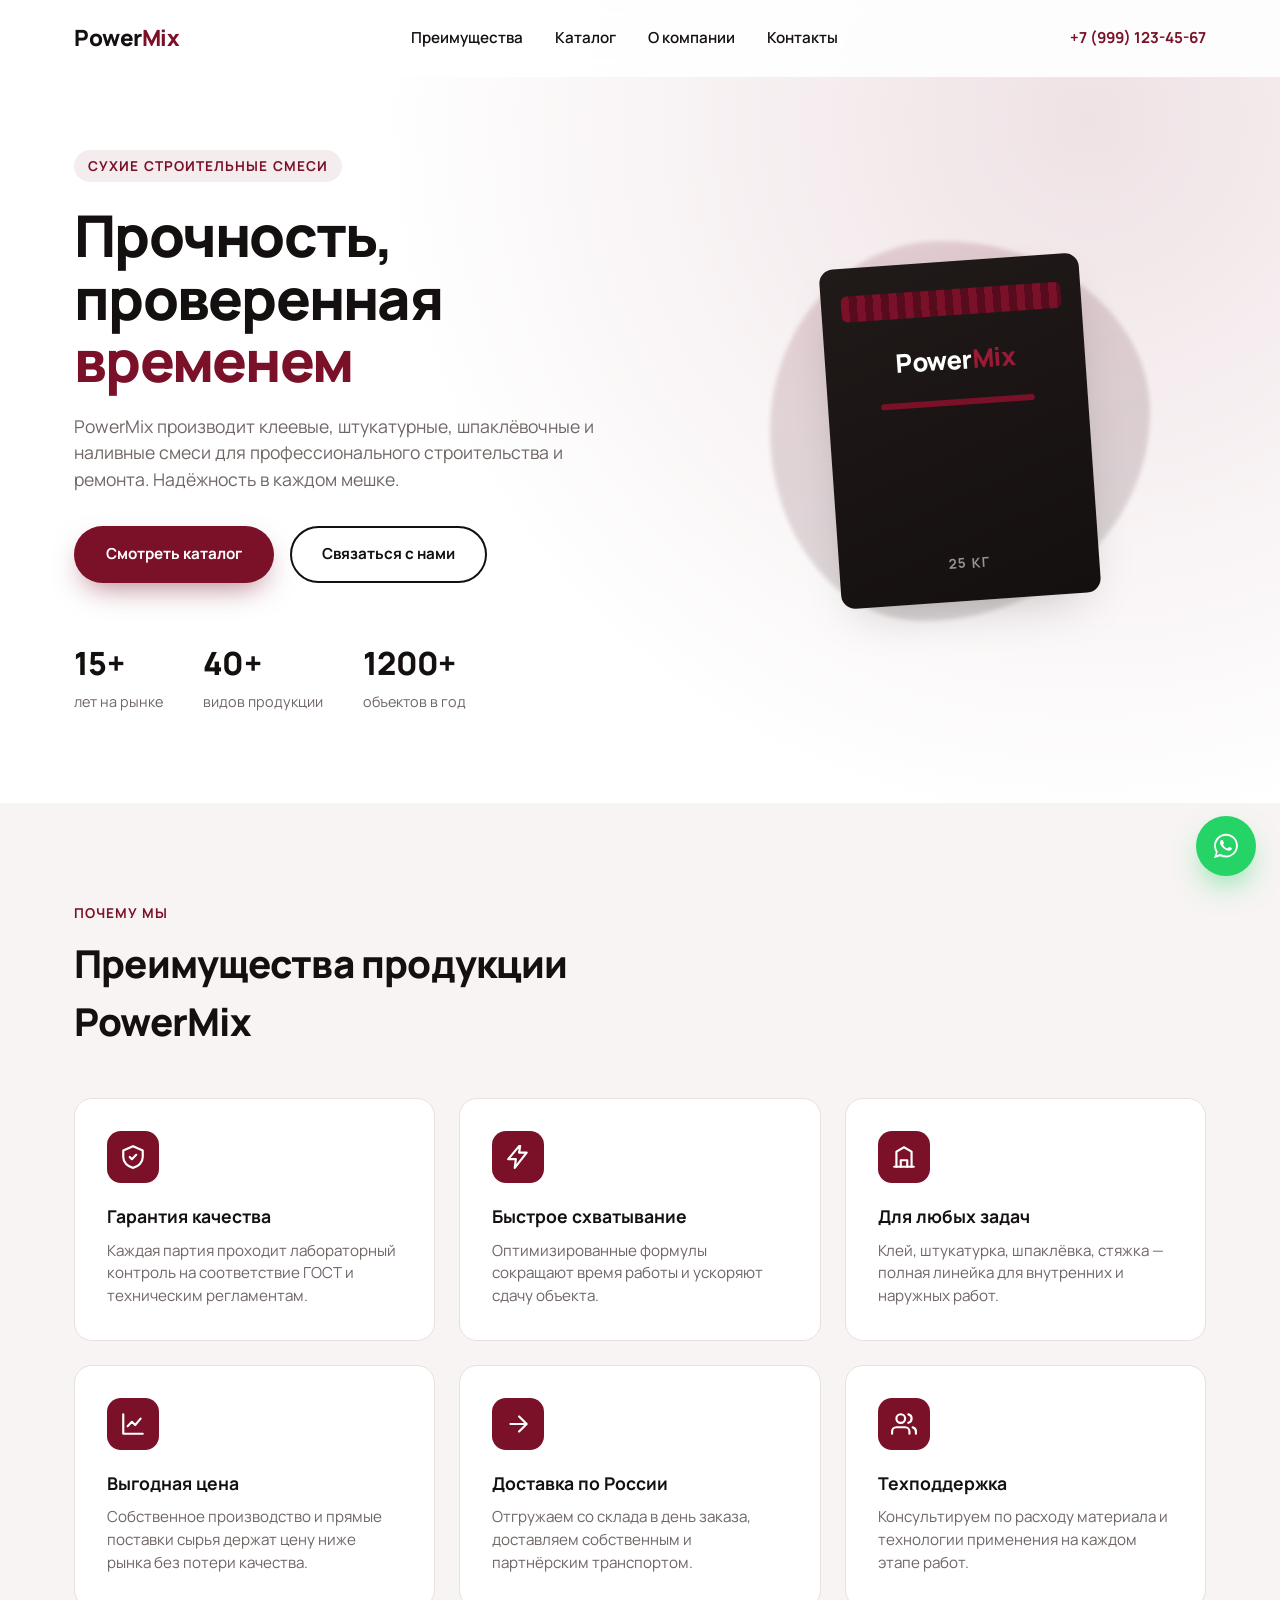
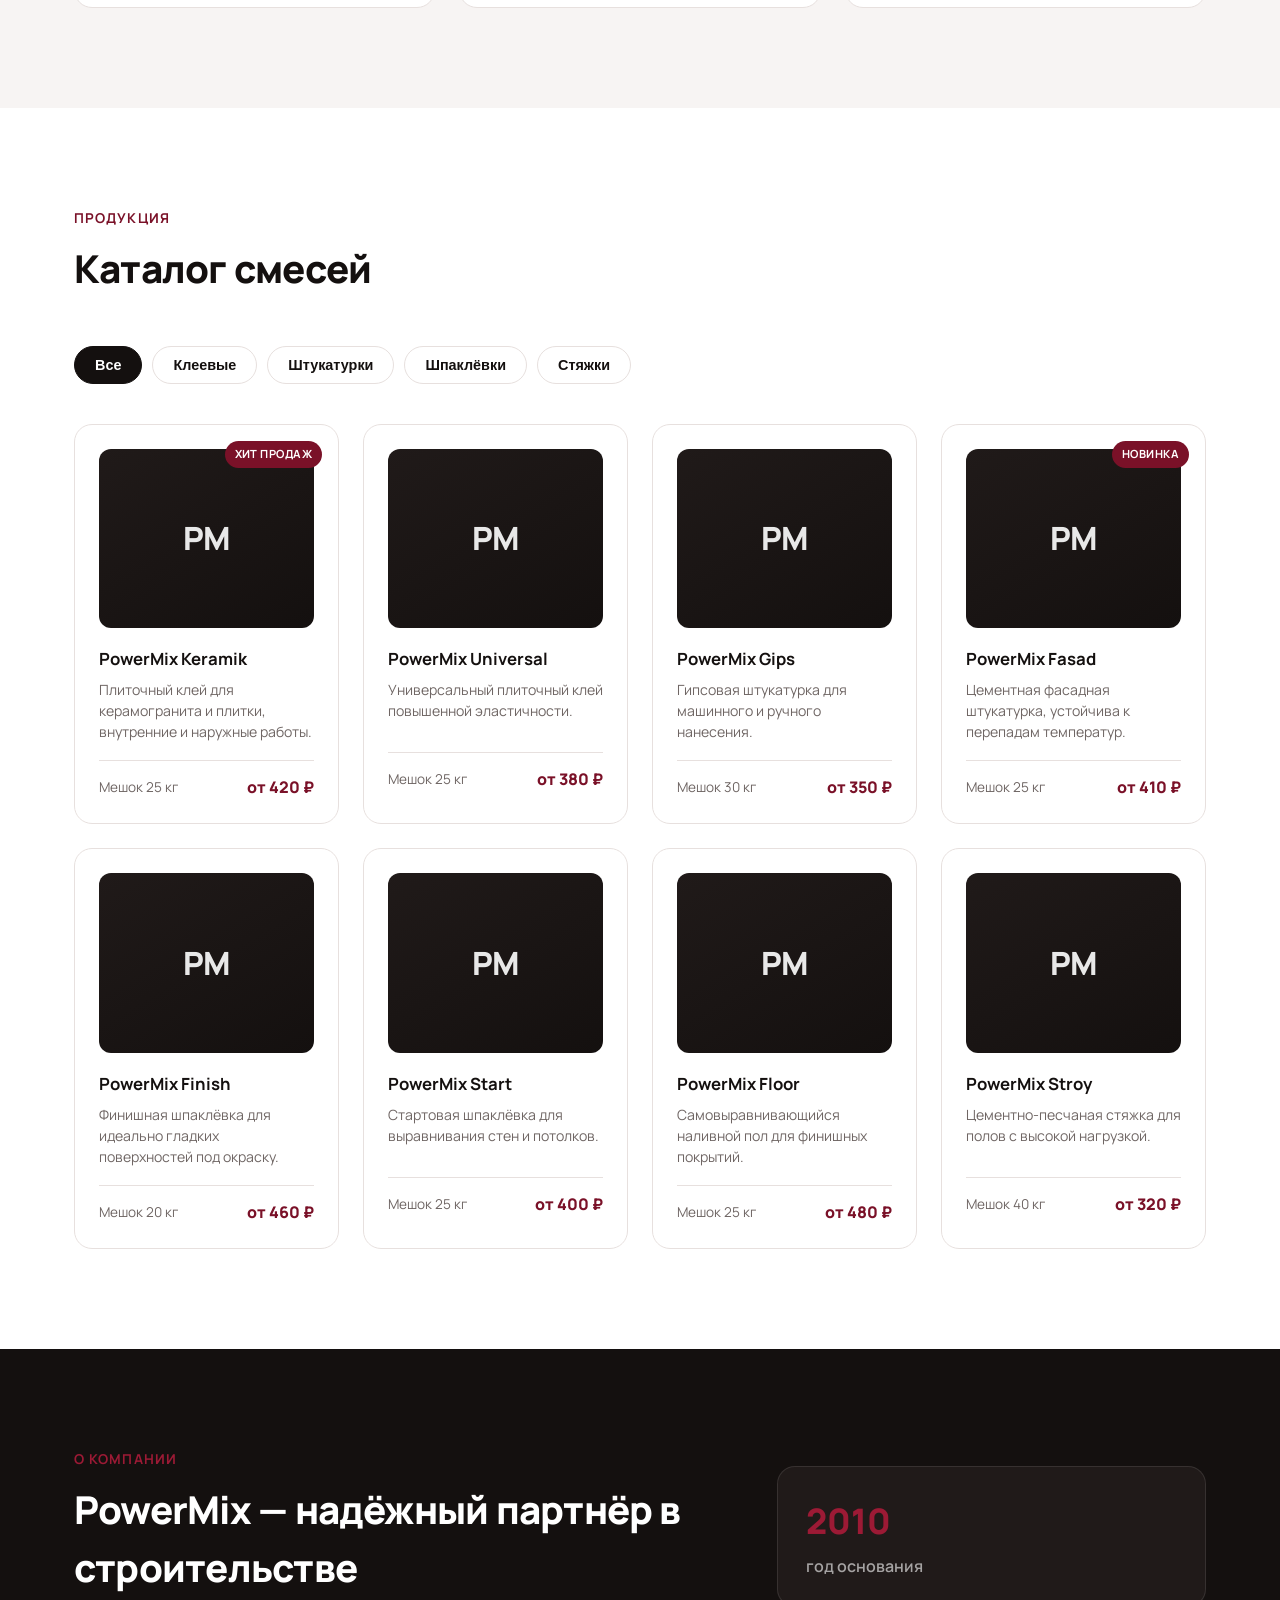
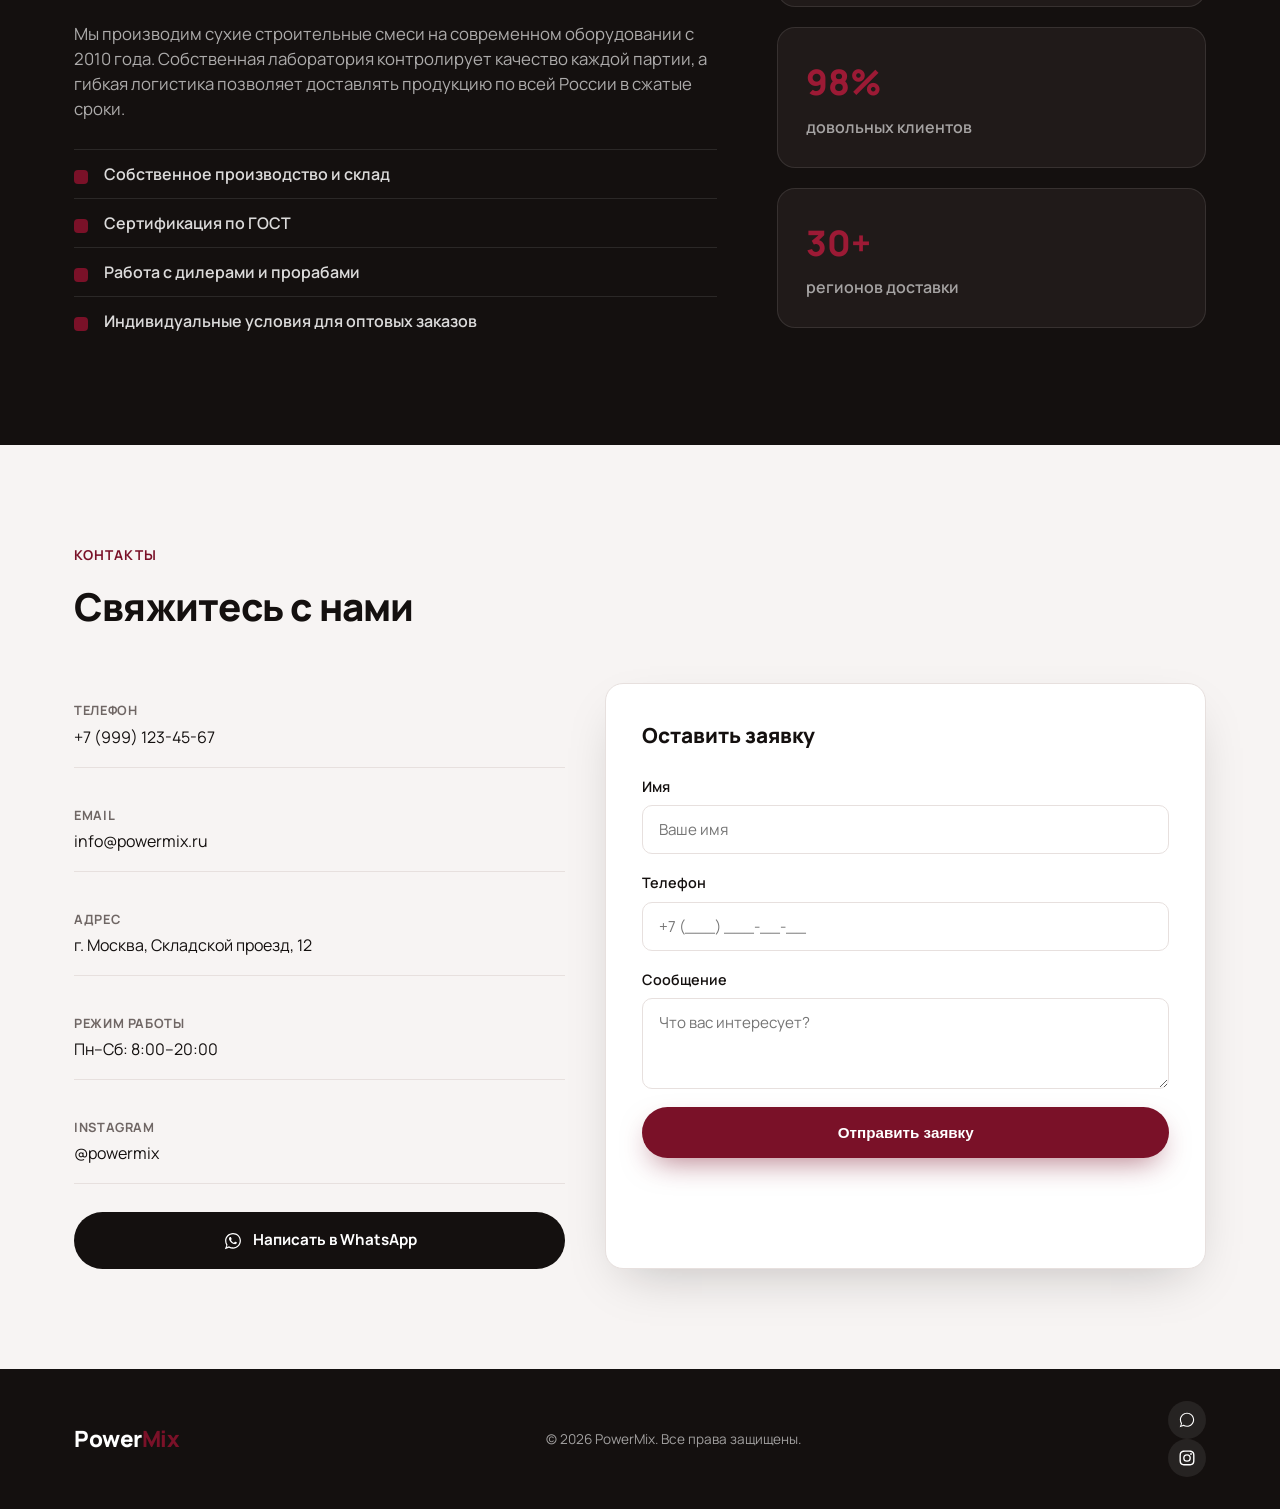
<file: index.html>
<!DOCTYPE html>
<html lang="ru">
<head>
<meta charset="UTF-8">
<meta name="viewport" content="width=device-width, initial-scale=1.0">
<title>PowerMix — сухие строительные смеси</title>
<meta name="description" content="PowerMix — качественные сухие строительные смеси для профессионалов и частных застройщиков.">
<link rel="preconnect" href="https://fonts.googleapis.com">
<link rel="preconnect" href="https://fonts.gstatic.com" crossorigin>
<link href="https://fonts.googleapis.com/css2?family=Manrope:wght@400;500;600;700;800&display=swap" rel="stylesheet">
<link rel="stylesheet" href="styles.css">
</head>
<body>

<header class="header" id="header">
  <div class="container header__inner">
    <a href="#top" class="logo">Power<span>Mix</span></a>

    <nav class="nav" id="nav">
      <a href="#advantages">Преимущества</a>
      <a href="#catalog">Каталог</a>
      <a href="#about">О компании</a>
      <a href="#contacts">Контакты</a>
    </nav>

    <a href="tel:+79991234567" class="header__phone">+7 (999) 123-45-67</a>

    <button class="burger" id="burger" aria-label="Открыть меню">
      <span></span><span></span><span></span>
    </button>
  </div>
</header>

<div class="mobile-menu" id="mobileMenu">
  <a href="#advantages">Преимущества</a>
  <a href="#catalog">Каталог</a>
  <a href="#about">О компании</a>
  <a href="#contacts">Контакты</a>
  <a href="tel:+79991234567" class="mobile-menu__phone">+7 (999) 123-45-67</a>
</div>

<main>

  <section class="hero" id="top">
    <div class="container hero__inner">
      <div class="hero__text">
        <p class="hero__eyebrow">Сухие строительные смеси</p>
        <h1>Прочность,<br>проверенная <span>временем</span></h1>
        <p class="hero__desc">PowerMix производит клеевые, штукатурные, шпаклёвочные и наливные смеси для профессионального строительства и ремонта. Надёжность в каждом мешке.</p>
        <div class="hero__actions">
          <a href="#catalog" class="btn btn--primary">Смотреть каталог</a>
          <a href="#contacts" class="btn btn--ghost">Связаться с нами</a>
        </div>
        <div class="hero__stats">
          <div class="stat">
            <span class="stat__num">15+</span>
            <span class="stat__label">лет на рынке</span>
          </div>
          <div class="stat">
            <span class="stat__num">40+</span>
            <span class="stat__label">видов продукции</span>
          </div>
          <div class="stat">
            <span class="stat__num">1200+</span>
            <span class="stat__label">объектов в год</span>
          </div>
        </div>
      </div>
      <div class="hero__visual" aria-hidden="true">
        <div class="hero__bag">
          <div class="bag">
            <div class="bag__top"></div>
            <div class="bag__logo">Power<span>Mix</span></div>
            <div class="bag__stripe"></div>
            <div class="bag__weight">25 КГ</div>
          </div>
        </div>
        <div class="hero__blob"></div>
      </div>
    </div>
  </section>

  <section class="advantages" id="advantages">
    <div class="container">
      <p class="section__eyebrow">Почему мы</p>
      <h2 class="section__title">Преимущества продукции PowerMix</h2>

      <div class="advantages__grid">
        <div class="adv-card">
          <div class="adv-card__icon">
            <svg viewBox="0 0 24 24"><path d="M12 2 3 6v6c0 5 4 9 9 10 5-1 9-5 9-10V6l-9-4Z"/><path d="m9 12 2 2 4-4"/></svg>
          </div>
          <h3>Гарантия качества</h3>
          <p>Каждая партия проходит лабораторный контроль на соответствие ГОСТ и техническим регламентам.</p>
        </div>

        <div class="adv-card">
          <div class="adv-card__icon">
            <svg viewBox="0 0 24 24"><path d="M13 2 3 14h7l-1 8 11-14h-7l1-6Z"/></svg>
          </div>
          <h3>Быстрое схватывание</h3>
          <p>Оптимизированные формулы сокращают время работы и ускоряют сдачу объекта.</p>
        </div>

        <div class="adv-card">
          <div class="adv-card__icon">
            <svg viewBox="0 0 24 24"><path d="M3 21h18"/><path d="M5 21V7l7-4 7 4v14"/><path d="M9 21v-6h6v6"/></svg>
          </div>
          <h3>Для любых задач</h3>
          <p>Клей, штукатурка, шпаклёвка, стяжка — полная линейка для внутренних и наружных работ.</p>
        </div>

        <div class="adv-card">
          <div class="adv-card__icon">
            <svg viewBox="0 0 24 24"><path d="M3 3v18h18"/><path d="m7 14 4-4 3 3 5-6"/></svg>
          </div>
          <h3>Выгодная цена</h3>
          <p>Собственное производство и прямые поставки сырья держат цену ниже рынка без потери качества.</p>
        </div>

        <div class="adv-card">
          <div class="adv-card__icon">
            <svg viewBox="0 0 24 24"><path d="M5 12h14"/><path d="m13 5 7 7-7 7"/></svg>
          </div>
          <h3>Доставка по России</h3>
          <p>Отгружаем со склада в день заказа, доставляем собственным и партнёрским транспортом.</p>
        </div>

        <div class="adv-card">
          <div class="adv-card__icon">
            <svg viewBox="0 0 24 24"><path d="M17 21v-2a4 4 0 0 0-4-4H5a4 4 0 0 0-4 4v2"/><circle cx="9" cy="7" r="4"/><path d="M23 21v-2a4 4 0 0 0-3-3.87"/><path d="M16 3.13a4 4 0 0 1 0 7.75"/></svg>
          </div>
          <h3>Техподдержка</h3>
          <p>Консультируем по расходу материала и технологии применения на каждом этапе работ.</p>
        </div>
      </div>
    </div>
  </section>

  <section class="catalog" id="catalog">
    <div class="container">
      <p class="section__eyebrow">Продукция</p>
      <h2 class="section__title">Каталог смесей</h2>

      <div class="catalog__filters" id="filters">
        <button class="filter active" data-filter="all">Все</button>
        <button class="filter" data-filter="klei">Клеевые</button>
        <button class="filter" data-filter="shtukaturki">Штукатурки</button>
        <button class="filter" data-filter="shpaklevki">Шпаклёвки</button>
        <button class="filter" data-filter="styazhki">Стяжки</button>
      </div>

      <div class="catalog__grid" id="catalogGrid">

        <article class="product" data-cat="klei">
          <div class="product__tag">Хит продаж</div>
          <div class="product__thumb"><span>PM</span></div>
          <h3>PowerMix Keramik</h3>
          <p class="product__desc">Плиточный клей для керамогранита и плитки, внутренние и наружные работы.</p>
          <div class="product__meta">
            <span>Мешок 25 кг</span>
            <span class="product__price">от 420 ₽</span>
          </div>
        </article>

        <article class="product" data-cat="klei">
          <div class="product__thumb"><span>PM</span></div>
          <h3>PowerMix Universal</h3>
          <p class="product__desc">Универсальный плиточный клей повышенной эластичности.</p>
          <div class="product__meta">
            <span>Мешок 25 кг</span>
            <span class="product__price">от 380 ₽</span>
          </div>
        </article>

        <article class="product" data-cat="shtukaturki">
          <div class="product__thumb"><span>PM</span></div>
          <h3>PowerMix Gips</h3>
          <p class="product__desc">Гипсовая штукатурка для машинного и ручного нанесения.</p>
          <div class="product__meta">
            <span>Мешок 30 кг</span>
            <span class="product__price">от 350 ₽</span>
          </div>
        </article>

        <article class="product" data-cat="shtukaturki">
          <div class="product__tag">Новинка</div>
          <div class="product__thumb"><span>PM</span></div>
          <h3>PowerMix Fasad</h3>
          <p class="product__desc">Цементная фасадная штукатурка, устойчива к перепадам температур.</p>
          <div class="product__meta">
            <span>Мешок 25 кг</span>
            <span class="product__price">от 410 ₽</span>
          </div>
        </article>

        <article class="product" data-cat="shpaklevki">
          <div class="product__thumb"><span>PM</span></div>
          <h3>PowerMix Finish</h3>
          <p class="product__desc">Финишная шпаклёвка для идеально гладких поверхностей под окраску.</p>
          <div class="product__meta">
            <span>Мешок 20 кг</span>
            <span class="product__price">от 460 ₽</span>
          </div>
        </article>

        <article class="product" data-cat="shpaklevki">
          <div class="product__thumb"><span>PM</span></div>
          <h3>PowerMix Start</h3>
          <p class="product__desc">Стартовая шпаклёвка для выравнивания стен и потолков.</p>
          <div class="product__meta">
            <span>Мешок 25 кг</span>
            <span class="product__price">от 400 ₽</span>
          </div>
        </article>

        <article class="product" data-cat="styazhki">
          <div class="product__thumb"><span>PM</span></div>
          <h3>PowerMix Floor</h3>
          <p class="product__desc">Самовыравнивающийся наливной пол для финишных покрытий.</p>
          <div class="product__meta">
            <span>Мешок 25 кг</span>
            <span class="product__price">от 480 ₽</span>
          </div>
        </article>

        <article class="product" data-cat="styazhki">
          <div class="product__thumb"><span>PM</span></div>
          <h3>PowerMix Stroy</h3>
          <p class="product__desc">Цементно-песчаная стяжка для полов с высокой нагрузкой.</p>
          <div class="product__meta">
            <span>Мешок 40 кг</span>
            <span class="product__price">от 320 ₽</span>
          </div>
        </article>

      </div>
    </div>
  </section>

  <section class="about" id="about">
    <div class="container about__inner">
      <div class="about__text">
        <p class="section__eyebrow">О компании</p>
        <h2 class="section__title">PowerMix — надёжный партнёр в строительстве</h2>
        <p class="about__desc">Мы производим сухие строительные смеси на современном оборудовании с 2010 года. Собственная лаборатория контролирует качество каждой партии, а гибкая логистика позволяет доставлять продукцию по всей России в сжатые сроки.</p>
        <ul class="about__list">
          <li>Собственное производство и склад</li>
          <li>Сертификация по ГОСТ</li>
          <li>Работа с дилерами и прорабами</li>
          <li>Индивидуальные условия для оптовых заказов</li>
        </ul>
      </div>
      <div class="about__panel">
        <div class="about__panel-item">
          <span class="about__panel-num">2010</span>
          <span>год основания</span>
        </div>
        <div class="about__panel-item">
          <span class="about__panel-num">98%</span>
          <span>довольных клиентов</span>
        </div>
        <div class="about__panel-item">
          <span class="about__panel-num">30+</span>
          <span>регионов доставки</span>
        </div>
      </div>
    </div>
  </section>

  <section class="contacts" id="contacts">
    <div class="container">
      <p class="section__eyebrow">Контакты</p>
      <h2 class="section__title">Свяжитесь с нами</h2>

      <div class="contacts__grid">
        <div class="contacts__info">
          <div class="contact-item">
            <span class="contact-item__label">Телефон</span>
            <a href="tel:+79991234567">+7 (999) 123-45-67</a>
          </div>
          <div class="contact-item">
            <span class="contact-item__label">Email</span>
            <a href="mailto:info@powermix.ru">info@powermix.ru</a>
          </div>
          <div class="contact-item">
            <span class="contact-item__label">Адрес</span>
            <span>г. Москва, Складской проезд, 12</span>
          </div>
          <div class="contact-item">
            <span class="contact-item__label">Режим работы</span>
            <span>Пн–Сб: 8:00–20:00</span>
          </div>
          <div class="contact-item">
            <span class="contact-item__label">Instagram</span>
            <a href="https://instagram.com/powermix" target="_blank" rel="noopener">@powermix</a>
          </div>
          <a href="https://wa.me/79991234567" target="_blank" rel="noopener" class="btn btn--whatsapp">
            <svg viewBox="0 0 32 32" aria-hidden="true"><path d="M16 3C9 3 3.3 8.7 3.3 15.7c0 2.5.7 4.9 2 7L3 29l6.5-2.2c2 .9 4.2 1.4 6.5 1.4 7 0 12.7-5.7 12.7-12.7C28.7 8.7 23 3 16 3Zm0 23.1c-2 0-4-.5-5.7-1.5l-.4-.2-3.9 1.3 1.3-3.8-.3-.4c-1.1-1.7-1.7-3.7-1.7-5.8 0-5.9 4.8-10.7 10.7-10.7 2.9 0 5.6 1.1 7.6 3.1 2 2 3.1 4.7 3.1 7.6 0 5.9-4.8 10.7-10.7 10.7Zm5.9-8c-.3-.2-1.9-.9-2.2-1-.3-.1-.5-.2-.7.2-.2.3-.8 1-1 1.2-.2.2-.4.2-.7.1-.3-.2-1.4-.5-2.6-1.6-1-.9-1.6-2-1.8-2.3-.2-.3 0-.5.1-.6.1-.1.3-.4.4-.5.1-.2.2-.3.3-.5.1-.2 0-.4 0-.6 0-.2-.7-1.8-1-2.4-.3-.7-.5-.6-.7-.6h-.6c-.2 0-.5.1-.8.4-.3.3-1 1-1 2.5s1.1 2.9 1.2 3.1c.1.2 2.2 3.4 5.3 4.7.7.3 1.3.5 1.8.7.7.2 1.4.2 1.9.1.6-.1 1.9-.8 2.2-1.5.3-.7.3-1.3.2-1.5 0-.1-.3-.2-.6-.4Z"/></svg>
            Написать в WhatsApp
          </a>
        </div>

        <form class="contacts__form" id="contactForm">
          <h3>Оставить заявку</h3>
          <label>
            <span>Имя</span>
            <input type="text" name="name" placeholder="Ваше имя" required>
          </label>
          <label>
            <span>Телефон</span>
            <input type="tel" name="phone" placeholder="+7 (___) ___-__-__" required>
          </label>
          <label>
            <span>Сообщение</span>
            <textarea name="message" rows="3" placeholder="Что вас интересует?"></textarea>
          </label>
          <button type="submit" class="btn btn--primary btn--full">Отправить заявку</button>
          <p class="contacts__form-note" id="formNote"></p>
        </form>
      </div>
    </div>
  </section>

</main>

<footer class="footer">
  <div class="container footer__inner">
    <a href="#top" class="logo">Power<span>Mix</span></a>
    <p>© 2026 PowerMix. Все права защищены.</p>
    <div class="footer__socials">
      <a href="https://wa.me/79991234567" target="_blank" rel="noopener" aria-label="WhatsApp">
        <svg viewBox="0 0 32 32"><path d="M16 3C9 3 3.3 8.7 3.3 15.7c0 2.5.7 4.9 2 7L3 29l6.5-2.2c2 .9 4.2 1.4 6.5 1.4 7 0 12.7-5.7 12.7-12.7C28.7 8.7 23 3 16 3Zm0 23.1c-2 0-4-.5-5.7-1.5l-.4-.2-3.9 1.3 1.3-3.8-.3-.4c-1.1-1.7-1.7-3.7-1.7-5.8 0-5.9 4.8-10.7 10.7-10.7 2.9 0 5.6 1.1 7.6 3.1 2 2 3.1 4.7 3.1 7.6 0 5.9-4.8 10.7-10.7 10.7Z"/></svg>
      </a>
      <a href="https://instagram.com/powermix" target="_blank" rel="noopener" aria-label="Instagram">
        <svg viewBox="0 0 24 24"><path d="M12 2c-2.7 0-3.06.01-4.12.06-1.06.05-1.79.22-2.43.47a4.9 4.9 0 0 0-1.77 1.15A4.9 4.9 0 0 0 2.53 5.45c-.25.64-.42 1.37-.47 2.43C2.01 8.94 2 9.3 2 12s.01 3.06.06 4.12c.05 1.06.22 1.79.47 2.43a4.9 4.9 0 0 0 1.15 1.77 4.9 4.9 0 0 0 1.77 1.15c.64.25 1.37.42 2.43.47C8.94 21.99 9.3 22 12 22s3.06-.01 4.12-.06c1.06-.05 1.79-.22 2.43-.47a4.9 4.9 0 0 0 1.77-1.15 4.9 4.9 0 0 0 1.15-1.77c.25-.64.42-1.37.47-2.43.05-1.06.06-1.42.06-4.12s-.01-3.06-.06-4.12c-.05-1.06-.22-1.79-.47-2.43a4.9 4.9 0 0 0-1.15-1.77A4.9 4.9 0 0 0 18.55 2.53c-.64-.25-1.37-.42-2.43-.47C15.06 2.01 14.7 2 12 2Zm0 1.8c2.65 0 2.97.01 4.02.06.97.04 1.5.2 1.85.34.46.18.79.4 1.14.75.35.35.57.68.75 1.14.14.35.3.88.34 1.85.05 1.05.06 1.37.06 4.02s-.01 2.97-.06 4.02c-.04.97-.2 1.5-.34 1.85-.18.46-.4.79-.75 1.14-.35.35-.68.57-1.14.75-.35.14-.88.3-1.85.34-1.05.05-1.37.06-4.02.06s-2.97-.01-4.02-.06c-.97-.04-1.5-.2-1.85-.34a3.1 3.1 0 0 1-1.14-.75 3.1 3.1 0 0 1-.75-1.14c-.14-.35-.3-.88-.34-1.85-.05-1.05-.06-1.37-.06-4.02s.01-2.97.06-4.02c.04-.97.2-1.5.34-1.85.18-.46.4-.79.75-1.14.35-.35.68-.57 1.14-.75.35-.14.88-.3 1.85-.34C9.03 3.81 9.35 3.8 12 3.8Zm0 3.06a5.14 5.14 0 1 0 0 10.28 5.14 5.14 0 0 0 0-10.28Zm0 8.48a3.34 3.34 0 1 1 0-6.68 3.34 3.34 0 0 1 0 6.68Zm6.54-8.68a1.2 1.2 0 1 1-2.4 0 1.2 1.2 0 0 1 2.4 0Z"/></svg>
      </a>
    </div>
  </div>
</footer>

<a href="https://wa.me/79991234567" target="_blank" rel="noopener" class="whatsapp-float" aria-label="Написать в WhatsApp">
  <svg viewBox="0 0 32 32" aria-hidden="true"><path d="M16 3C9 3 3.3 8.7 3.3 15.7c0 2.5.7 4.9 2 7L3 29l6.5-2.2c2 .9 4.2 1.4 6.5 1.4 7 0 12.7-5.7 12.7-12.7C28.7 8.7 23 3 16 3Zm0 23.1c-2 0-4-.5-5.7-1.5l-.4-.2-3.9 1.3 1.3-3.8-.3-.4c-1.1-1.7-1.7-3.7-1.7-5.8 0-5.9 4.8-10.7 10.7-10.7 2.9 0 5.6 1.1 7.6 3.1 2 2 3.1 4.7 3.1 7.6 0 5.9-4.8 10.7-10.7 10.7Zm5.9-8c-.3-.2-1.9-.9-2.2-1-.3-.1-.5-.2-.7.2-.2.3-.8 1-1 1.2-.2.2-.4.2-.7.1-.3-.2-1.4-.5-2.6-1.6-1-.9-1.6-2-1.8-2.3-.2-.3 0-.5.1-.6.1-.1.3-.4.4-.5.1-.2.2-.3.3-.5.1-.2 0-.4 0-.6 0-.2-.7-1.8-1-2.4-.3-.7-.5-.6-.7-.6h-.6c-.2 0-.5.1-.8.4-.3.3-1 1-1 2.5s1.1 2.9 1.2 3.1c.1.2 2.2 3.4 5.3 4.7.7.3 1.3.5 1.8.7.7.2 1.4.2 1.9.1.6-.1 1.9-.8 2.2-1.5.3-.7.3-1.3.2-1.5 0-.1-.3-.2-.6-.4Z"/></svg>
</a>

<script src="script.js"></script>
</body>
</html>
</file>
<file: styles.css>
:root {
  --maroon: #7a1128;
  --maroon-dark: #560c1c;
  --maroon-light: #9c1a35;
  --black: #14100f;
  --black-soft: #201a19;
  --white: #ffffff;
  --off-white: #f7f4f3;
  --grey: #6f6664;
  --border: #e7e0de;
  --shadow: 0 20px 50px -20px rgba(20, 16, 15, 0.25);
  --radius: 18px;
  --container: 1180px;
  font-size: 16px;
}

* { box-sizing: border-box; margin: 0; padding: 0; }

html { scroll-behavior: smooth; }

body {
  font-family: "Manrope", system-ui, -apple-system, sans-serif;
  color: var(--black);
  background: var(--white);
  line-height: 1.5;
  -webkit-font-smoothing: antialiased;
}

img, svg { display: block; max-width: 100%; }

a { color: inherit; text-decoration: none; }

ul { list-style: none; }

.container {
  width: 100%;
  max-width: var(--container);
  margin: 0 auto;
  padding: 0 24px;
}

/* ---------- Buttons ---------- */
.btn {
  display: inline-flex;
  align-items: center;
  justify-content: center;
  gap: 10px;
  padding: 15px 30px;
  border-radius: 999px;
  font-weight: 700;
  font-size: 0.95rem;
  border: 2px solid transparent;
  cursor: pointer;
  transition: transform 0.2s ease, box-shadow 0.2s ease, background 0.2s ease, color 0.2s ease;
  white-space: nowrap;
}
.btn--primary {
  background: var(--maroon);
  color: var(--white);
  box-shadow: 0 12px 30px -10px rgba(122, 17, 40, 0.6);
}
.btn--primary:hover { background: var(--maroon-dark); transform: translateY(-2px); }

.btn--ghost {
  background: transparent;
  color: var(--black);
  border-color: var(--black);
}
.btn--ghost:hover { background: var(--black); color: var(--white); transform: translateY(-2px); }

.btn--whatsapp {
  background: var(--black);
  color: var(--white);
  margin-top: 8px;
}
.btn--whatsapp svg { width: 20px; height: 20px; fill: #fff; }
.btn--whatsapp:hover { background: var(--maroon); transform: translateY(-2px); }

.btn--full { width: 100%; }

/* ---------- Header ---------- */
.header {
  position: fixed;
  top: 0; left: 0; right: 0;
  z-index: 100;
  background: rgba(255, 255, 255, 0.9);
  backdrop-filter: blur(10px);
  border-bottom: 1px solid transparent;
  transition: border-color 0.2s ease, box-shadow 0.2s ease;
}
.header.scrolled { border-color: var(--border); box-shadow: 0 10px 30px -20px rgba(0,0,0,0.3); }

.header__inner {
  display: flex;
  align-items: center;
  justify-content: space-between;
  height: 76px;
  gap: 24px;
}

.logo {
  font-weight: 800;
  font-size: 1.4rem;
  letter-spacing: -0.02em;
  color: var(--black);
  flex-shrink: 0;
}
.logo span { color: var(--maroon); }

.nav {
  display: flex;
  gap: 32px;
  margin: 0 auto;
}
.nav a {
  font-weight: 600;
  font-size: 0.95rem;
  color: var(--black);
  position: relative;
  padding: 4px 0;
}
.nav a::after {
  content: "";
  position: absolute;
  left: 0; bottom: -2px;
  width: 0; height: 2px;
  background: var(--maroon);
  transition: width 0.2s ease;
}
.nav a:hover::after { width: 100%; }

.header__phone {
  font-weight: 700;
  font-size: 0.95rem;
  color: var(--maroon);
  flex-shrink: 0;
}

.burger {
  display: none;
  flex-direction: column;
  justify-content: center;
  gap: 5px;
  width: 40px;
  height: 40px;
  background: none;
  border: none;
  cursor: pointer;
}
.burger span {
  display: block;
  width: 22px;
  height: 2px;
  background: var(--black);
  margin: 0 auto;
  transition: transform 0.25s ease, opacity 0.25s ease;
}
.burger.active span:nth-child(1) { transform: translateY(7px) rotate(45deg); }
.burger.active span:nth-child(2) { opacity: 0; }
.burger.active span:nth-child(3) { transform: translateY(-7px) rotate(-45deg); }

.mobile-menu {
  position: fixed;
  top: 76px; left: 0; right: 0;
  background: var(--white);
  border-bottom: 1px solid var(--border);
  display: flex;
  flex-direction: column;
  padding: 8px 24px 24px;
  gap: 4px;
  transform: translateY(-8px);
  opacity: 0;
  pointer-events: none;
  transition: transform 0.2s ease, opacity 0.2s ease;
  z-index: 99;
}
.mobile-menu.open {
  transform: translateY(0);
  opacity: 1;
  pointer-events: auto;
  box-shadow: 0 20px 30px -20px rgba(0,0,0,0.3);
}
.mobile-menu a {
  padding: 14px 4px;
  font-weight: 600;
  border-bottom: 1px solid var(--border);
}
.mobile-menu__phone { color: var(--maroon); }

/* ---------- Hero ---------- */
.hero {
  padding: 150px 0 90px;
  background:
    radial-gradient(circle at 85% 15%, rgba(122, 17, 40, 0.12), transparent 55%),
    var(--white);
  overflow: hidden;
}
.hero__inner {
  display: grid;
  grid-template-columns: 1.1fr 0.9fr;
  align-items: center;
  gap: 40px;
}
.hero__eyebrow {
  display: inline-block;
  font-weight: 700;
  font-size: 0.85rem;
  letter-spacing: 0.08em;
  text-transform: uppercase;
  color: var(--maroon);
  background: rgba(122, 17, 40, 0.08);
  padding: 6px 14px;
  border-radius: 999px;
  margin-bottom: 22px;
}
.hero h1 {
  font-size: clamp(2.4rem, 4.5vw, 3.6rem);
  font-weight: 800;
  letter-spacing: -0.03em;
  line-height: 1.08;
  color: var(--black);
}
.hero h1 span { color: var(--maroon); }
.hero__desc {
  margin-top: 22px;
  font-size: 1.1rem;
  color: var(--grey);
  max-width: 520px;
}
.hero__actions {
  margin-top: 34px;
  display: flex;
  gap: 16px;
  flex-wrap: wrap;
}
.hero__stats {
  display: flex;
  gap: 40px;
  margin-top: 56px;
  flex-wrap: wrap;
}
.stat { display: flex; flex-direction: column; }
.stat__num {
  font-size: 2rem;
  font-weight: 800;
  color: var(--black);
  letter-spacing: -0.02em;
}
.stat__label { color: var(--grey); font-size: 0.9rem; margin-top: 4px; }

.hero__visual {
  position: relative;
  display: flex;
  justify-content: center;
  align-items: center;
  min-height: 420px;
}
.hero__blob {
  position: absolute;
  width: 380px; height: 380px;
  background: linear-gradient(160deg, var(--maroon), var(--black));
  border-radius: 45% 55% 60% 40% / 50% 45% 55% 50%;
  filter: blur(2px);
  opacity: 0.14;
  z-index: 0;
}
.hero__bag { position: relative; z-index: 1; }
.bag {
  width: 260px;
  height: 340px;
  background: linear-gradient(160deg, var(--black-soft), var(--black));
  border-radius: 14px;
  box-shadow: var(--shadow);
  position: relative;
  display: flex;
  flex-direction: column;
  align-items: center;
  padding: 28px 20px;
  transform: rotate(-4deg);
}
.bag__top {
  width: 100%;
  height: 26px;
  background: repeating-linear-gradient(90deg, var(--maroon), var(--maroon) 8px, var(--maroon-dark) 8px, var(--maroon-dark) 16px);
  border-radius: 6px;
  margin-bottom: 26px;
}
.bag__logo {
  color: var(--white);
  font-weight: 800;
  font-size: 1.6rem;
  letter-spacing: -0.02em;
}
.bag__logo span { color: var(--maroon-light); }
.bag__stripe {
  width: 70%;
  height: 6px;
  background: var(--maroon);
  margin-top: 20px;
  border-radius: 4px;
}
.bag__weight {
  margin-top: auto;
  color: rgba(255,255,255,0.55);
  font-weight: 700;
  font-size: 0.85rem;
  letter-spacing: 0.08em;
}

/* ---------- Sections common ---------- */
.section__eyebrow {
  font-weight: 700;
  font-size: 0.85rem;
  letter-spacing: 0.08em;
  text-transform: uppercase;
  color: var(--maroon);
  margin-bottom: 12px;
}
.section__title {
  font-size: clamp(1.8rem, 3.2vw, 2.4rem);
  font-weight: 800;
  letter-spacing: -0.02em;
  max-width: 640px;
  margin-bottom: 48px;
}

/* ---------- Advantages ---------- */
.advantages { padding: 100px 0; background: var(--off-white); }
.advantages__grid {
  display: grid;
  grid-template-columns: repeat(3, 1fr);
  gap: 24px;
}
.adv-card {
  background: var(--white);
  border: 1px solid var(--border);
  border-radius: var(--radius);
  padding: 32px;
  transition: transform 0.25s ease, box-shadow 0.25s ease, border-color 0.25s ease;
}
.adv-card:hover {
  transform: translateY(-6px);
  box-shadow: var(--shadow);
  border-color: transparent;
}
.adv-card__icon {
  width: 52px; height: 52px;
  border-radius: 14px;
  background: var(--maroon);
  display: flex;
  align-items: center;
  justify-content: center;
  margin-bottom: 20px;
}
.adv-card__icon svg {
  width: 26px; height: 26px;
  fill: none;
  stroke: var(--white);
  stroke-width: 2;
  stroke-linecap: round;
  stroke-linejoin: round;
}
.adv-card h3 { font-size: 1.1rem; font-weight: 700; margin-bottom: 10px; }
.adv-card p { color: var(--grey); font-size: 0.95rem; }

/* ---------- Catalog ---------- */
.catalog { padding: 100px 0; }
.catalog__filters {
  display: flex;
  gap: 10px;
  flex-wrap: wrap;
  margin-bottom: 40px;
}
.filter {
  padding: 10px 20px;
  border-radius: 999px;
  border: 1.5px solid var(--border);
  background: var(--white);
  font-weight: 600;
  font-size: 0.9rem;
  cursor: pointer;
  transition: all 0.2s ease;
  color: var(--black);
}
.filter:hover { border-color: var(--maroon); color: var(--maroon); }
.filter.active { background: var(--black); border-color: var(--black); color: var(--white); }

.catalog__grid {
  display: grid;
  grid-template-columns: repeat(4, 1fr);
  gap: 24px;
}
.product {
  position: relative;
  border: 1px solid var(--border);
  border-radius: var(--radius);
  padding: 24px;
  background: var(--white);
  transition: transform 0.25s ease, box-shadow 0.25s ease;
  display: none;
}
.product.show { display: block; animation: fadeUp 0.4s ease both; }

@keyframes fadeUp {
  from { opacity: 0; transform: translateY(12px); }
  to { opacity: 1; transform: translateY(0); }
}

.product:hover { transform: translateY(-6px); box-shadow: var(--shadow); }
.product__tag {
  position: absolute;
  top: 16px; right: 16px;
  background: var(--maroon);
  color: var(--white);
  font-size: 0.7rem;
  font-weight: 700;
  padding: 5px 10px;
  border-radius: 999px;
  text-transform: uppercase;
  letter-spacing: 0.04em;
}
.product__thumb {
  width: 100%;
  aspect-ratio: 1.2 / 1;
  border-radius: 12px;
  background: linear-gradient(150deg, var(--black-soft), var(--black));
  display: flex;
  align-items: center;
  justify-content: center;
  margin-bottom: 18px;
}
.product__thumb span {
  font-size: 2rem;
  font-weight: 800;
  color: rgba(255,255,255,0.9);
  letter-spacing: -0.02em;
}
.product h3 { font-size: 1.05rem; font-weight: 700; margin-bottom: 8px; }
.product__desc { color: var(--grey); font-size: 0.88rem; margin-bottom: 18px; min-height: 55px; }
.product__meta {
  display: flex;
  justify-content: space-between;
  align-items: center;
  font-size: 0.85rem;
  color: var(--grey);
  border-top: 1px solid var(--border);
  padding-top: 14px;
}
.product__price { font-weight: 800; color: var(--maroon); font-size: 1rem; }

/* ---------- About ---------- */
.about { padding: 100px 0; background: var(--black); color: var(--white); }
.about__inner {
  display: grid;
  grid-template-columns: 1.2fr 0.8fr;
  gap: 60px;
  align-items: center;
}
.about .section__eyebrow { color: var(--maroon-light); }
.about .section__title { color: var(--white); margin-bottom: 24px; }
.about__desc { color: rgba(255,255,255,0.65); font-size: 1.05rem; margin-bottom: 28px; }
.about__list li {
  padding: 12px 0 12px 30px;
  position: relative;
  color: rgba(255,255,255,0.85);
  font-weight: 600;
  border-top: 1px solid rgba(255,255,255,0.1);
}
.about__list li::before {
  content: "";
  position: absolute;
  left: 0; top: 20px;
  width: 14px; height: 14px;
  background: var(--maroon);
  border-radius: 4px;
}
.about__panel {
  display: flex;
  flex-direction: column;
  gap: 20px;
}
.about__panel-item {
  background: var(--black-soft);
  border: 1px solid rgba(255,255,255,0.1);
  border-radius: var(--radius);
  padding: 28px;
  display: flex;
  flex-direction: column;
  gap: 6px;
}
.about__panel-num {
  font-size: 2.2rem;
  font-weight: 800;
  color: var(--maroon-light);
}
.about__panel-item span:last-child { color: rgba(255,255,255,0.6); font-weight: 600; }

/* ---------- Contacts ---------- */
.contacts { padding: 100px 0; background: var(--off-white); }
.contacts__grid {
  display: grid;
  grid-template-columns: 0.9fr 1.1fr;
  gap: 40px;
}
.contacts__info {
  display: flex;
  flex-direction: column;
  gap: 20px;
}
.contact-item {
  display: flex;
  flex-direction: column;
  gap: 4px;
  padding: 18px 0;
  border-bottom: 1px solid var(--border);
}
.contact-item__label {
  font-size: 0.8rem;
  font-weight: 700;
  text-transform: uppercase;
  letter-spacing: 0.05em;
  color: var(--grey);
}
.contact-item a:hover { color: var(--maroon); }

.contacts__form {
  background: var(--white);
  border: 1px solid var(--border);
  border-radius: var(--radius);
  padding: 36px;
  box-shadow: var(--shadow);
}
.contacts__form h3 { font-size: 1.3rem; font-weight: 800; margin-bottom: 24px; }
.contacts__form label {
  display: flex;
  flex-direction: column;
  gap: 8px;
  margin-bottom: 18px;
  font-weight: 600;
  font-size: 0.9rem;
}
.contacts__form input,
.contacts__form textarea {
  font-family: inherit;
  font-size: 0.95rem;
  padding: 13px 16px;
  border-radius: 10px;
  border: 1.5px solid var(--border);
  outline: none;
  resize: vertical;
  transition: border-color 0.2s ease;
}
.contacts__form input:focus,
.contacts__form textarea:focus { border-color: var(--maroon); }
.contacts__form-note {
  margin-top: 14px;
  font-size: 0.88rem;
  font-weight: 600;
  color: var(--maroon);
  min-height: 1.2em;
}

/* ---------- Footer ---------- */
.footer { background: var(--black); color: rgba(255,255,255,0.6); padding: 32px 0; }
.footer__inner {
  display: flex;
  align-items: center;
  justify-content: space-between;
  flex-wrap: wrap;
  gap: 16px;
}
.footer .logo { color: var(--white); }
.footer p { font-size: 0.85rem; }
.footer__socials a {
  width: 38px; height: 38px;
  border-radius: 999px;
  background: rgba(255,255,255,0.08);
  display: flex;
  align-items: center;
  justify-content: center;
  transition: background 0.2s ease;
}
.footer__socials a:hover { background: var(--maroon); }
.footer__socials svg { width: 18px; height: 18px; fill: var(--white); }

/* ---------- WhatsApp float button ---------- */
.whatsapp-float {
  position: fixed;
  right: 24px;
  bottom: 24px;
  width: 60px; height: 60px;
  border-radius: 999px;
  background: #25D366;
  display: flex;
  align-items: center;
  justify-content: center;
  box-shadow: 0 14px 30px -8px rgba(37, 211, 102, 0.6);
  z-index: 90;
  animation: pulse 2.4s ease-in-out infinite;
  transition: transform 0.2s ease;
}
.whatsapp-float:hover { transform: scale(1.08); }
.whatsapp-float svg { width: 30px; height: 30px; fill: var(--white); }

@keyframes pulse {
  0%, 100% { box-shadow: 0 14px 30px -8px rgba(37, 211, 102, 0.6); }
  50% { box-shadow: 0 14px 30px -8px rgba(37, 211, 102, 0.9), 0 0 0 10px rgba(37, 211, 102, 0.12); }
}

/* ---------- Responsive ---------- */
@media (max-width: 1024px) {
  .catalog__grid { grid-template-columns: repeat(3, 1fr); }
  .advantages__grid { grid-template-columns: repeat(2, 1fr); }
  .about__inner { grid-template-columns: 1fr; gap: 40px; }
  .contacts__grid { grid-template-columns: 1fr; }
}

@media (max-width: 860px) {
  .nav, .header__phone { display: none; }
  .burger { display: flex; }
  .hero__inner { grid-template-columns: 1fr; }
  .hero__visual { order: -1; min-height: 300px; }
  .hero__desc { max-width: 100%; }
  .bag { width: 200px; height: 260px; }
  .hero { padding: 120px 0 60px; }
}

@media (max-width: 640px) {
  :root { --radius: 16px; }
  .catalog__grid { grid-template-columns: repeat(2, 1fr); gap: 14px; }
  .advantages__grid { grid-template-columns: 1fr; }
  .hero__stats { gap: 28px; }
  .hero__actions { flex-direction: column; align-items: stretch; }
  .hero__actions .btn { width: 100%; }
  .product { padding: 16px; }
  .product__thumb span { font-size: 1.4rem; }
  .product__desc { min-height: auto; }
  .contacts__form { padding: 24px; }
  .whatsapp-float { right: 16px; bottom: 16px; width: 54px; height: 54px; }
  .footer__inner { flex-direction: column; text-align: center; }
  .section__title { margin-bottom: 32px; }
}

@media (max-width: 420px) {
  .catalog__grid { grid-template-columns: 1fr; }
}
</file>
